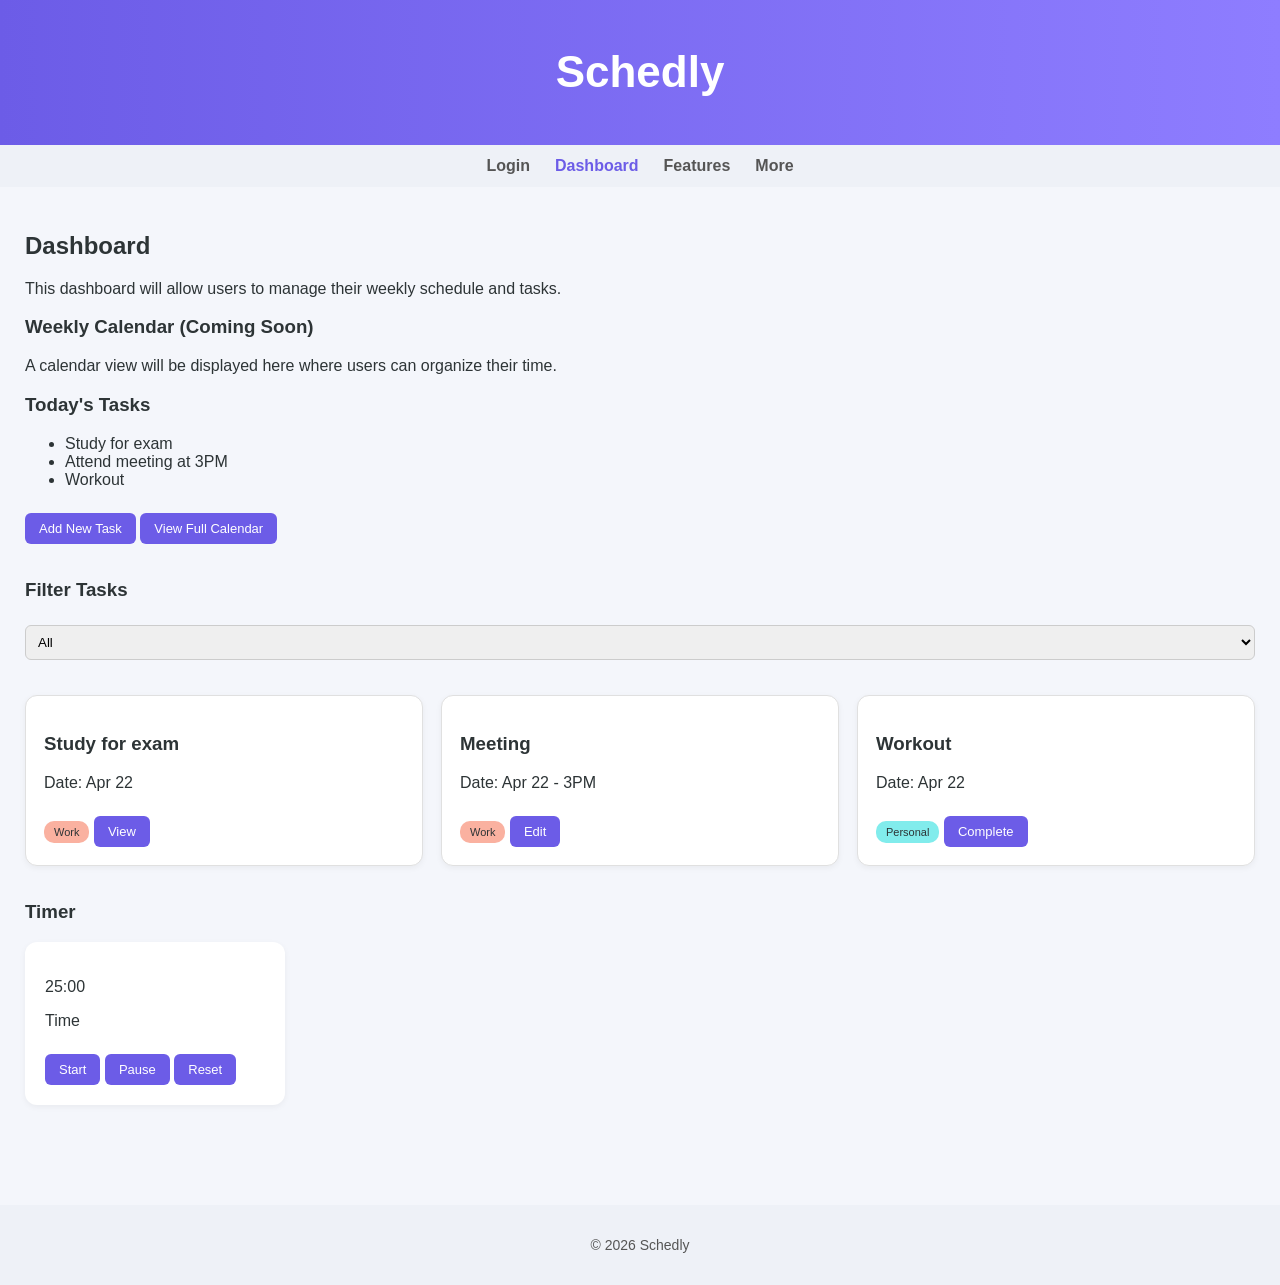
<file: index.html>
<!-- Zhu Zijie -->

<!DOCTYPE html>
<html lang="en">

<head>
    <meta charset="UTF-8">
    <title>Schedly - Dashboard</title>
    <link rel="stylesheet" href="css/styles.css">
</head>

<body>

    <!-- Header -->
    <header>
        <h1>Schedly</h1>
    </header>

    <!-- Navigation Bar -->
    <nav>
        <a href="final_login_page.html">Login</a>
        <a href="index.html" class="active">Dashboard</a>
        <a href="final_addtask_page.html">Features</a>
        <a href="final_more_page.html">More</a>
    </nav>

    <!-- Main Content -->
    <main>

        <!-- Original Dashboard Section -->
        <section>
            <h2>Dashboard</h2>
            <p>This dashboard will allow users to manage their weekly schedule and tasks.</p>

            <h3>Weekly Calendar (Coming Soon)</h3>
            <p>A calendar view will be displayed here where users can organize their time.</p>

            <h3>Today's Tasks</h3>
            <ul>
                <li>Study for exam</li>
                <li>Attend meeting at 3PM</li>
                <li>Workout</li>
            </ul>

            <button>Add New Task</button>
            <button>View Full Calendar</button>
        </section>

        <!-- ✅ REQUIRED: Filter -->
        <section>
            <h3>Filter Tasks</h3>
            <select>
                <option>All</option>
                <option>Work</option>
                <option>Personal</option>
            </select>
        </section>

        <!-- ✅ REQUIRED: Content Grid -->
        <section class="grid">

            <div class="card">
                <h3>Study for exam</h3>
                <p>Date: Apr 22</p>
                <span class="tag work">Work</span>
                <button>View</button>
            </div>

            <div class="card">
                <h3>Meeting</h3>
                <p>Date: Apr 22 - 3PM</p>
                <span class="tag work">Work</span>
                <button>Edit</button>
            </div>

            <div class="card">
                <h3>Workout</h3>
                <p>Date: Apr 22</p>
                <span class="tag personal">Personal</span>
                <button>Complete</button>
            </div>

        </section>

        <!-- Timer Section -->
        <section>
            <h3>Timer</h3>

            <div class="timer">
                <p class="time-display">25:00</p>
                <p>Time</p>

                <button>Start</button>
                <button>Pause</button>
                <button>Reset</button>
            </div>
        </section>

    </main>

    <!-- ✅ REQUIRED: Footer -->
    <footer>
        <p>© 2026 Schedly</p>
    </footer>

</body>

</html>
</file>
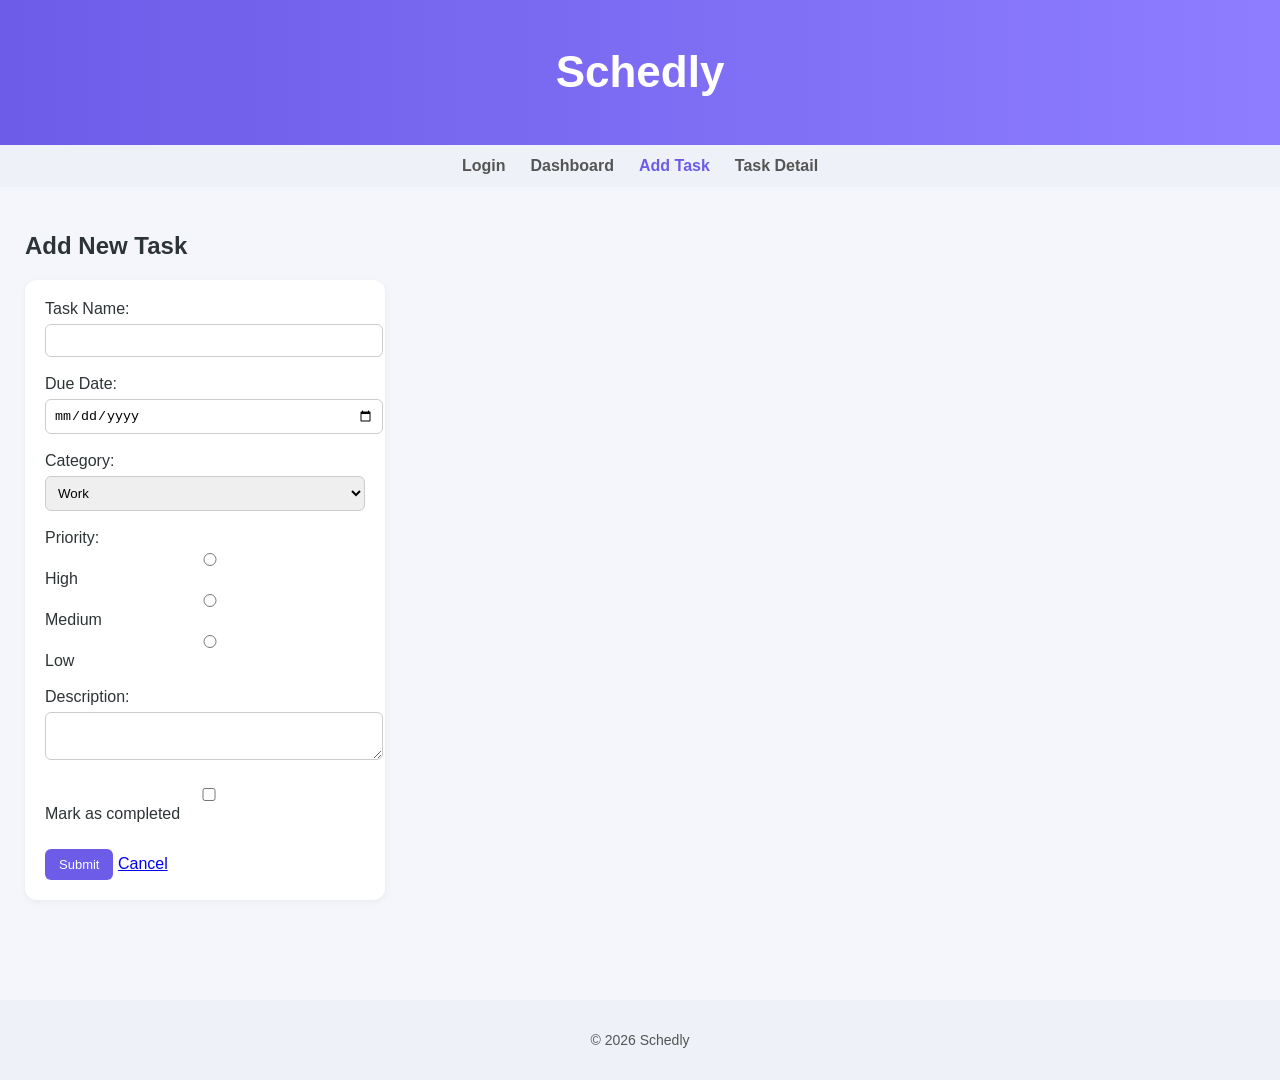
<file: final_addtask_page.html>
<!DOCTYPE html>
<html lang="en">

<head>
    <meta charset="UTF-8">
    <title>Schedly - Add Task</title>
    <link rel="stylesheet" href="css/styles.css">
</head>

<body>

    <!-- Header -->
    <header>
        <h1>Schedly</h1>
    </header>

    <!-- Navigation Bar -->
    <nav>
        <a href="final_login_page.html">Login</a>
        <a href="index.html">Dashboard</a>
        <a href="final_addtask_page.html" class="active">Add Task</a>
        <a href="final_taskdetail_page.html">Task Detail</a>
    </nav>

    <!-- Main Content -->
    <main>

        <section>
            <h2>Add New Task</h2>

            <!-- FORM START -->
            <form>

                <!-- Text Input -->
                <label for="taskName">Task Name:</label><br>
                <input type="text" id="taskName" name="taskName"><br><br>

                <!-- Date Input -->
                <label for="dueDate">Due Date:</label><br>
                <input type="date" id="dueDate" name="dueDate"><br><br>

                <!-- Dropdown -->
                <label for="category">Category:</label><br>
                <select id="category" name="category">
                    <option>Work</option>
                    <option>Personal</option>
                    <option>Other</option>
                </select><br><br>

                <!-- Radio Buttons -->
                <label>Priority:</label><br>
                <input type="radio" name="priority" value="High"> High<br>
                <input type="radio" name="priority" value="Medium"> Medium<br>
                <input type="radio" name="priority" value="Low"> Low<br><br>

                <!-- Textarea -->
                <label for="description">Description:</label><br>
                <textarea id="description" name="description"></textarea><br><br>

                <!-- Checkbox -->
                <input type="checkbox" id="complete" name="complete">
                <label for="complete">Mark as completed</label><br><br>

                <!-- Buttons -->
                <button type="submit">Submit</button>
                <a href="page-2.html">Cancel</a>

            </form>
            <!-- FORM END -->

        </section>

    </main>

    <!-- Footer -->
    <footer>
        <p>© 2026 Schedly</p>
    </footer>

</body>

</html>
</file>
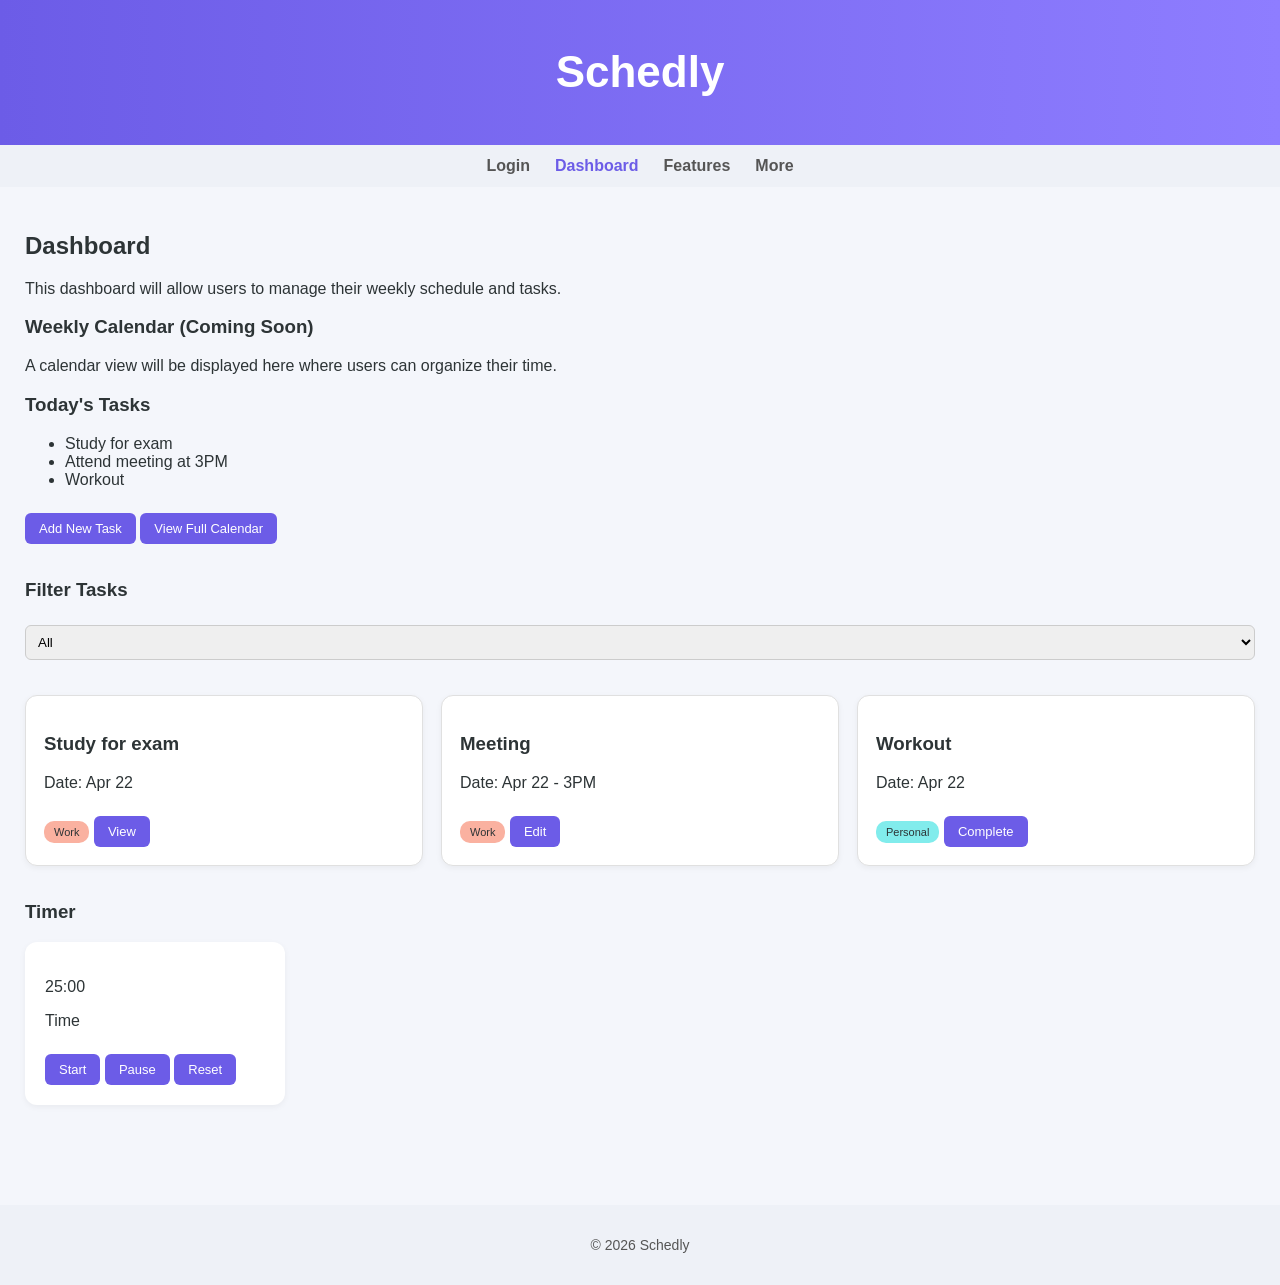
<file: final_dashboard_page.html>
<!-- Zhu Zijie -->

<!DOCTYPE html>
<html lang="en">

<head>
    <meta charset="UTF-8">
    <title>Schedly - Dashboard</title>
    <link rel="stylesheet" href="css/styles.css">
</head>

<body>

    <!-- Header -->
    <header>
        <h1>Schedly</h1>
    </header>

    <!-- Navigation Bar -->
    <nav>
        <a href="final_login_page.html">Login</a>
        <a href="final_dashboard_page.html" class="active">Dashboard</a>
        <a href="final_addtask_page.html">Features</a>
        <a href="final_more_page.html">More</a>
    </nav>

    <!-- Main Content -->
    <main>

        <!-- Original Dashboard Section -->
        <section>
            <h2>Dashboard</h2>
            <p>This dashboard will allow users to manage their weekly schedule and tasks.</p>

            <h3>Weekly Calendar (Coming Soon)</h3>
            <p>A calendar view will be displayed here where users can organize their time.</p>

            <h3>Today's Tasks</h3>
            <ul>
                <li>Study for exam</li>
                <li>Attend meeting at 3PM</li>
                <li>Workout</li>
            </ul>

            <button>Add New Task</button>
            <button>View Full Calendar</button>
        </section>

        <!-- ✅ REQUIRED: Filter -->
        <section>
            <h3>Filter Tasks</h3>
            <select>
                <option>All</option>
                <option>Work</option>
                <option>Personal</option>
            </select>
        </section>

        <!-- ✅ REQUIRED: Content Grid -->
        <section class="grid">

            <div class="card">
                <h3>Study for exam</h3>
                <p>Date: Apr 22</p>
                <span class="tag work">Work</span>
                <button>View</button>
            </div>

            <div class="card">
                <h3>Meeting</h3>
                <p>Date: Apr 22 - 3PM</p>
                <span class="tag work">Work</span>
                <button>Edit</button>
            </div>

            <div class="card">
                <h3>Workout</h3>
                <p>Date: Apr 22</p>
                <span class="tag personal">Personal</span>
                <button>Complete</button>
            </div>

        </section>

        <!-- Timer Section -->
        <section>
            <h3>Timer</h3>

            <div class="timer">
                <p class="time-display">25:00</p>
                <p>Time</p>

                <button>Start</button>
                <button>Pause</button>
                <button>Reset</button>
            </div>
        </section>

    </main>

    <!-- ✅ REQUIRED: Footer -->
    <footer>
        <p>© 2026 Schedly</p>
    </footer>

</body>

</html>
</file>
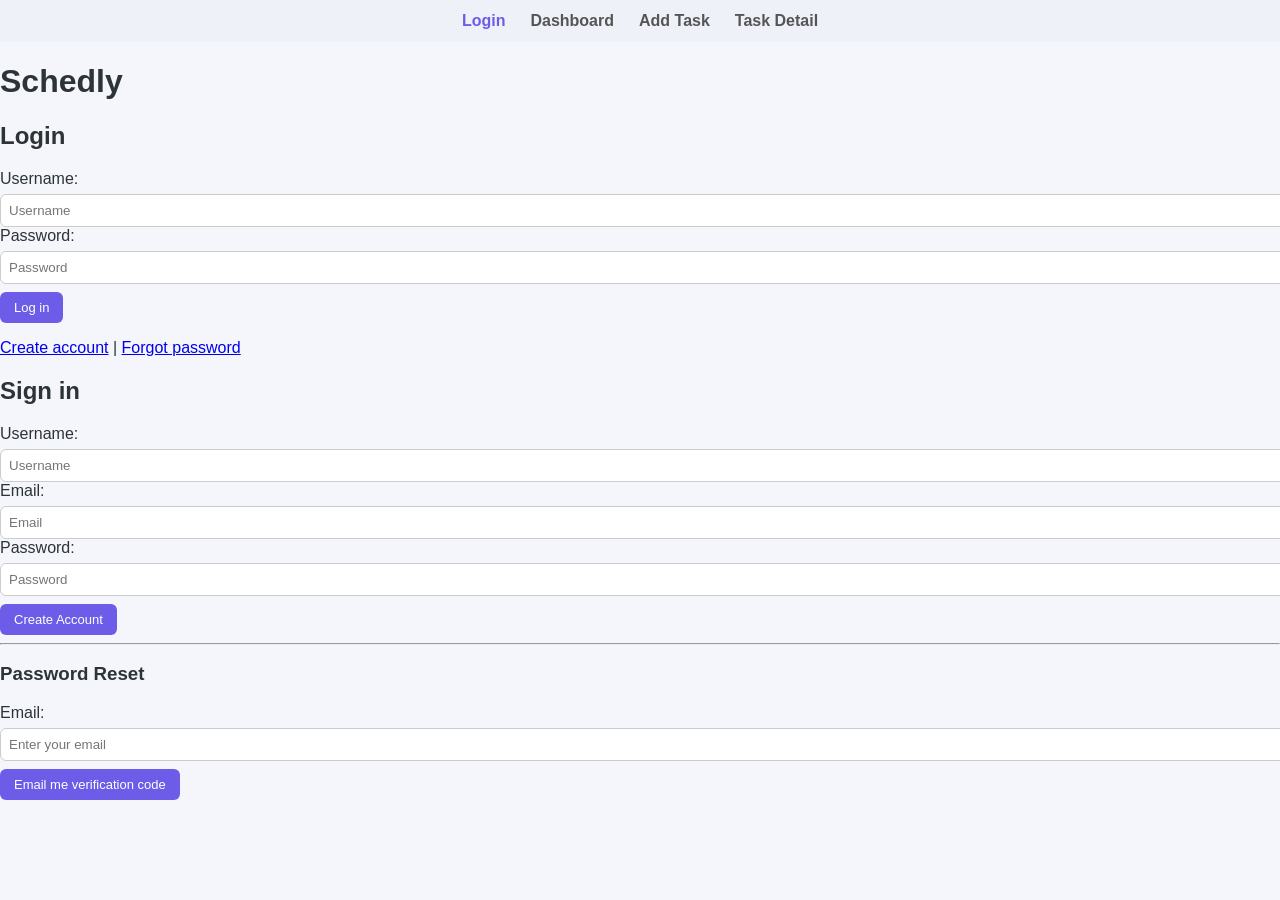
<file: final_login_page.html>
<!-- Refilwe Pitso -->

<!DOCTYPE html>
<html lang="en">

<head>
    <meta charset="UTF-8">
    <title>Schedly - Login</title>
    <link rel="stylesheet" href="css/styles.css">
</head>

<body>
    
    <!-- Navigation Bar -->
    <nav>
        <a href="final_login_page.html" class="active">Login</a>
        <a href="index.html">Dashboard</a>
        <a href="final_addtask_page.html">Add Task</a>
        <a href="final_taskdetail_page.html">Task Detail</a>
    </nav>

    <div class="container">

        <!-- LEFT: Login Section -->
        <div class="login-section">

            <h1>Schedly</h1>

            <h2>Login</h2>

            <label>Username:</label>
            <input type="text" placeholder="Username">

            <label>Password:</label>
            <input type="password" placeholder="Password">

            <button>Log in</button>

            <p>
                <a href="#">Create account</a> |
                <a href="#">Forgot password</a>
            </p>

        </div>

        <!-- RIGHT: Sign Up Section -->
        <div class="signup-section">

            <h2>Sign in</h2>

            <label>Username:</label>
            <input type="text" placeholder="Username">

            <label>Email:</label>
            <input type="email" placeholder="Email">

            <label>Password:</label>
            <input type="password" placeholder="Password">

            <button>Create Account</button>

            <hr>

            <!-- Password Reset -->
            <h3>Password Reset</h3>

            <label>Email:</label>
            <input type="email" placeholder="Enter your email">

            <button>Email me verification code</button>

        </div>

    </div>

</body>

</html>
</file>
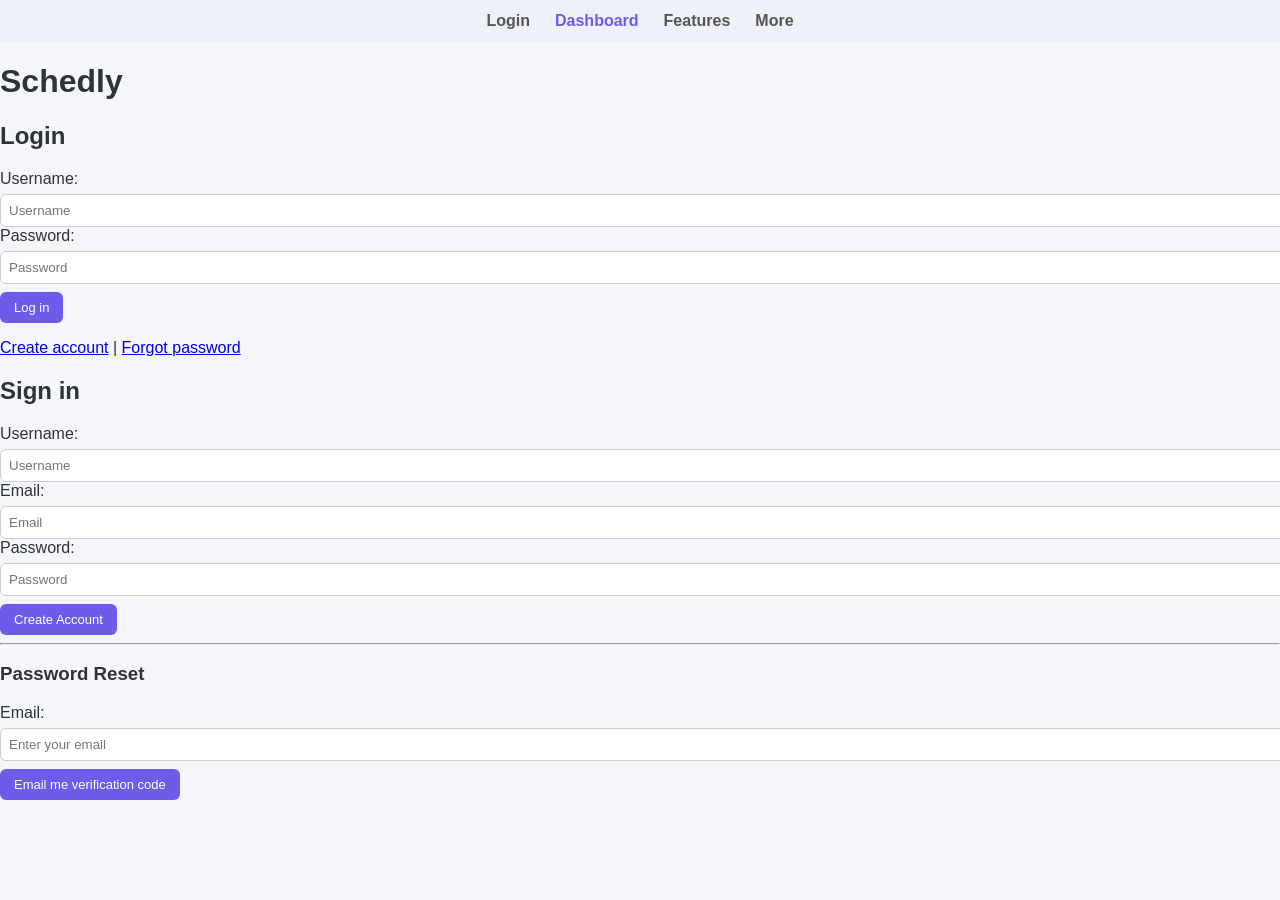
<file: Final_login_page.html>
<!-- Refilwe Pitso -->

<!DOCTYPE html>
<html lang="en">

<head>
    <meta charset="UTF-8">
    <title>Schedly - Login</title>
    <link rel="stylesheet" href="css/styles.css">
</head>

<body>
    
    <!-- Navigation Bar -->
    <nav>
        <a href="final_login_page.html">Login</a>
        <a href="final_dashboard_page.html" class="active">Dashboard</a>
        <a href="final_addtask_page.html">Features</a>
        <a href="final_more_page.html">More</a>
    </nav>

    <div class="container">

        <!-- LEFT: Login Section -->
        <div class="login-section">

            <h1>Schedly</h1>

            <h2>Login</h2>

            <label>Username:</label>
            <input type="text" placeholder="Username">

            <label>Password:</label>
            <input type="password" placeholder="Password">

            <button>Log in</button>

            <p>
                <a href="#">Create account</a> |
                <a href="#">Forgot password</a>
            </p>

        </div>

        <!-- RIGHT: Sign Up Section -->
        <div class="signup-section">

            <h2>Sign in</h2>

            <label>Username:</label>
            <input type="text" placeholder="Username">

            <label>Email:</label>
            <input type="email" placeholder="Email">

            <label>Password:</label>
            <input type="password" placeholder="Password">

            <button>Create Account</button>

            <hr>

            <!-- Password Reset -->
            <h3>Password Reset</h3>

            <label>Email:</label>
            <input type="email" placeholder="Enter your email">

            <button>Email me verification code</button>

        </div>

    </div>

</body>

</html>
</file>
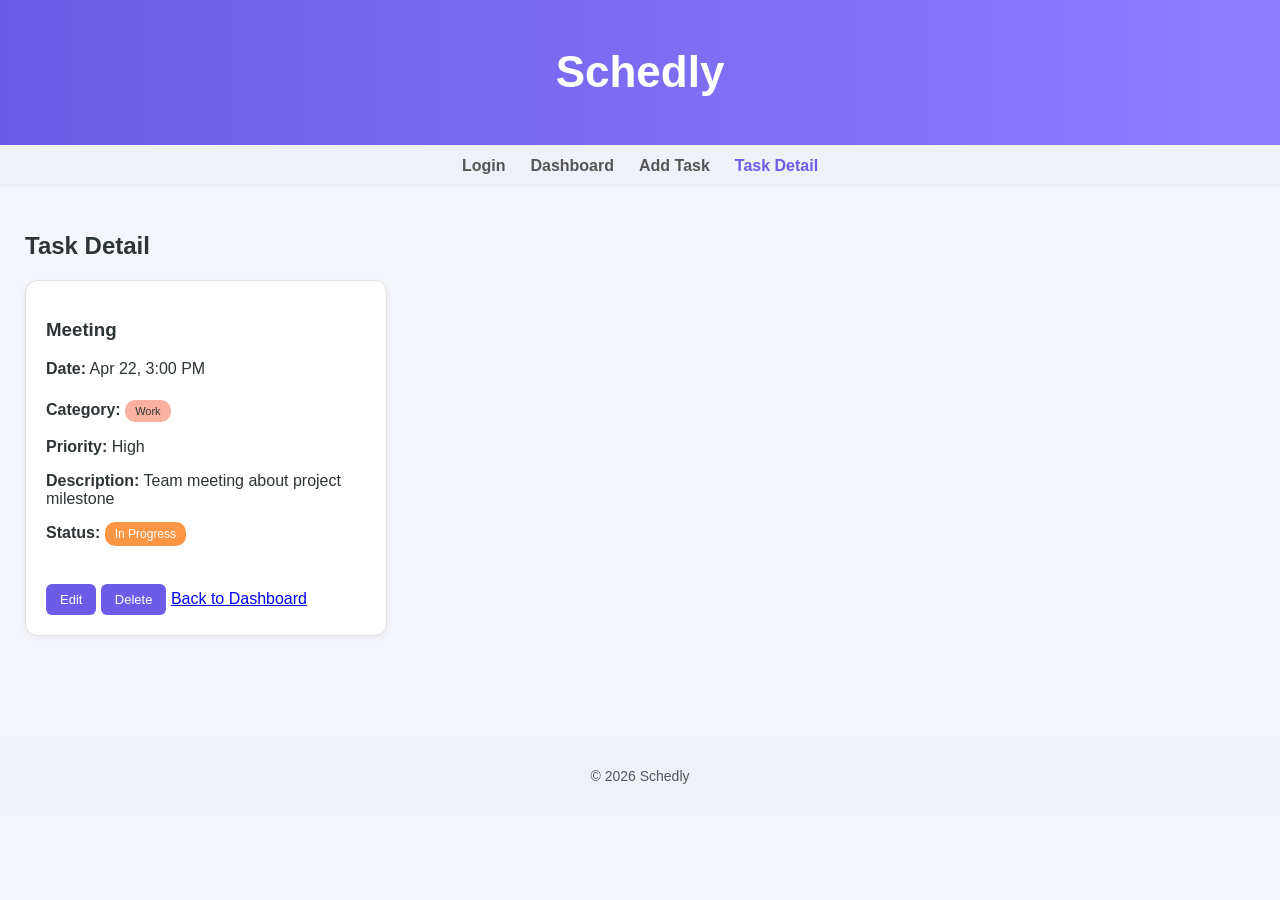
<file: final_tasjdetail_page.html>
<!DOCTYPE html>
<html lang="en">

<head>
    <meta charset="UTF-8">
    <title>Schedly - Task Detail</title>
    <link rel="stylesheet" href="css/styles.css">
</head>

<body>

    <!-- Header -->
    <header>
        <h1>Schedly</h1>
    </header>

    <!-- Navigation Bar -->
    <nav>
        <a href="final_login_page.html">Login</a>
        <a href="final_dashboard_page.html">Dashboard</a>
        <a href="final_addtask_page.html">Add Task</a>
        <a href="final_taskdetail_page.html" class="active">Task Detail</a>
    </nav>

    <!-- Main Content -->
    <main>

        <section>
            <h2>Task Detail</h2>

            <!-- FULL ITEM DISPLAY -->
            <div class="detail-card">
                <h3>Meeting</h3>

                <p><strong>Date:</strong> Apr 22, 3:00 PM</p>
                <p><strong>Category:</strong> <span class="tag work">Work</span></p>
                <p><strong>Priority:</strong> High</p>
                <p><strong>Description:</strong> Team meeting about project milestone</p>

                <!-- VISUAL ELEMENT -->
                <p><strong>Status:</strong> <span class="status-badge">In Progress</span></p>

                <!-- BUTTONS -->
                <br>
                <button>Edit</button>
                <button>Delete</button>
                <a href="page-2.html">Back to Dashboard</a>
            </div>

        </section>

    </main>

    <!-- Footer -->
    <footer>
        <p>© 2026 Schedly</p>
    </footer>

</body>

</html>
</file>
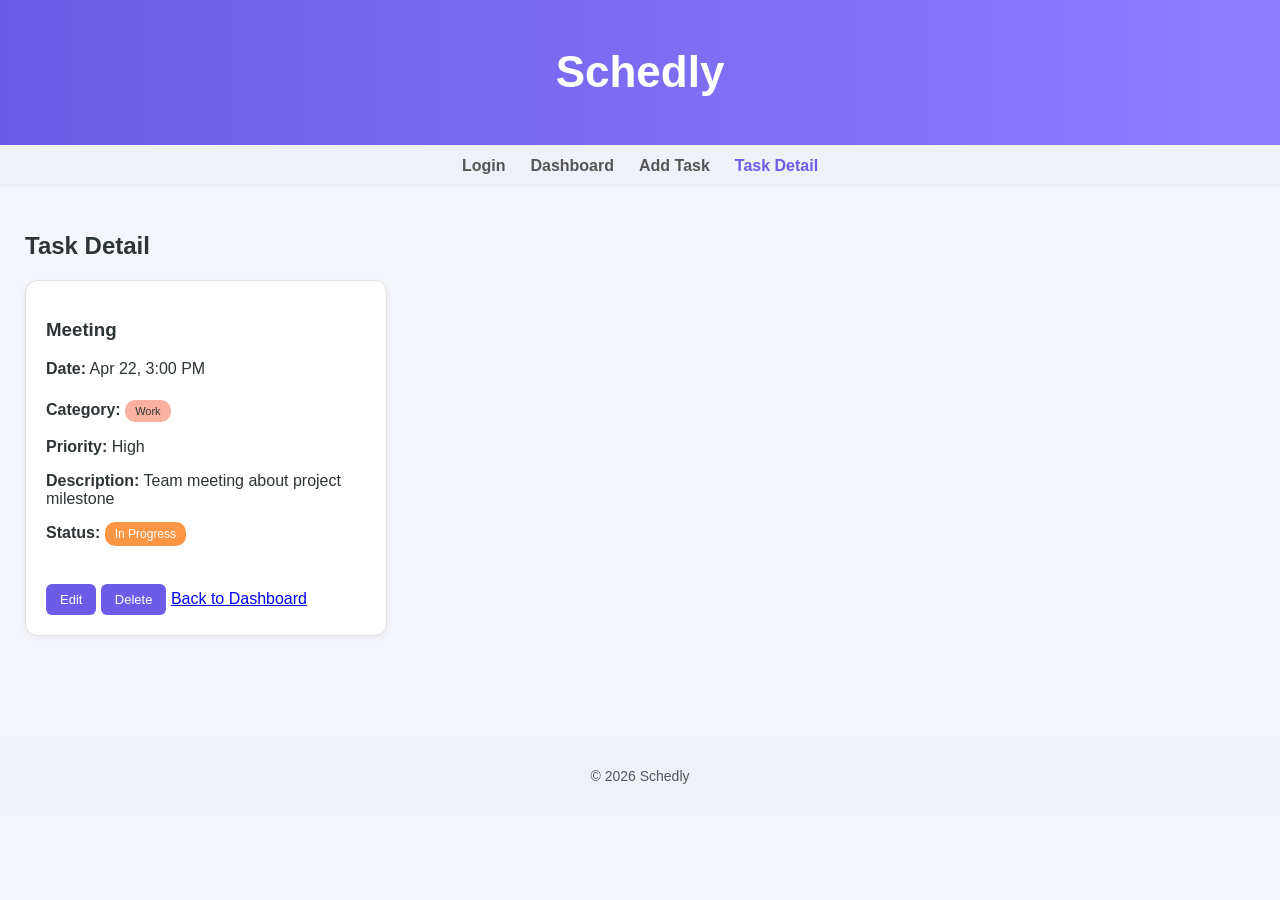
<file: final_taskdetail_page.html>
<!DOCTYPE html>
<html lang="en">

<head>
    <meta charset="UTF-8">
    <title>Schedly - Task Detail</title>
    <link rel="stylesheet" href="css/styles.css">
</head>

<body>

    <!-- Header -->
    <header>
        <h1>Schedly</h1>
    </header>

    <!-- Navigation Bar -->
    <nav>
        <a href="final_login_page.html">Login</a>
        <a href="index.html">Dashboard</a>
        <a href="final_addtask_page.html">Add Task</a>
        <a href="final_taskdetail_page.html" class="active">Task Detail</a>
    </nav>

    <!-- Main Content -->
    <main>

        <section>
            <h2>Task Detail</h2>

            <!-- FULL ITEM DISPLAY -->
            <div class="detail-card">
                <h3>Meeting</h3>

                <p><strong>Date:</strong> Apr 22, 3:00 PM</p>
                <p><strong>Category:</strong> <span class="tag work">Work</span></p>
                <p><strong>Priority:</strong> High</p>
                <p><strong>Description:</strong> Team meeting about project milestone</p>

                <!-- VISUAL ELEMENT -->
                <p><strong>Status:</strong> <span class="status-badge">In Progress</span></p>

                <!-- BUTTONS -->
                <br>
                <button>Edit</button>
                <button>Delete</button>
                <a href="page-2.html">Back to Dashboard</a>
            </div>

        </section>

    </main>

    <!-- Footer -->
    <footer>
        <p>© 2026 Schedly</p>
    </footer>

</body>

</html>
</file>
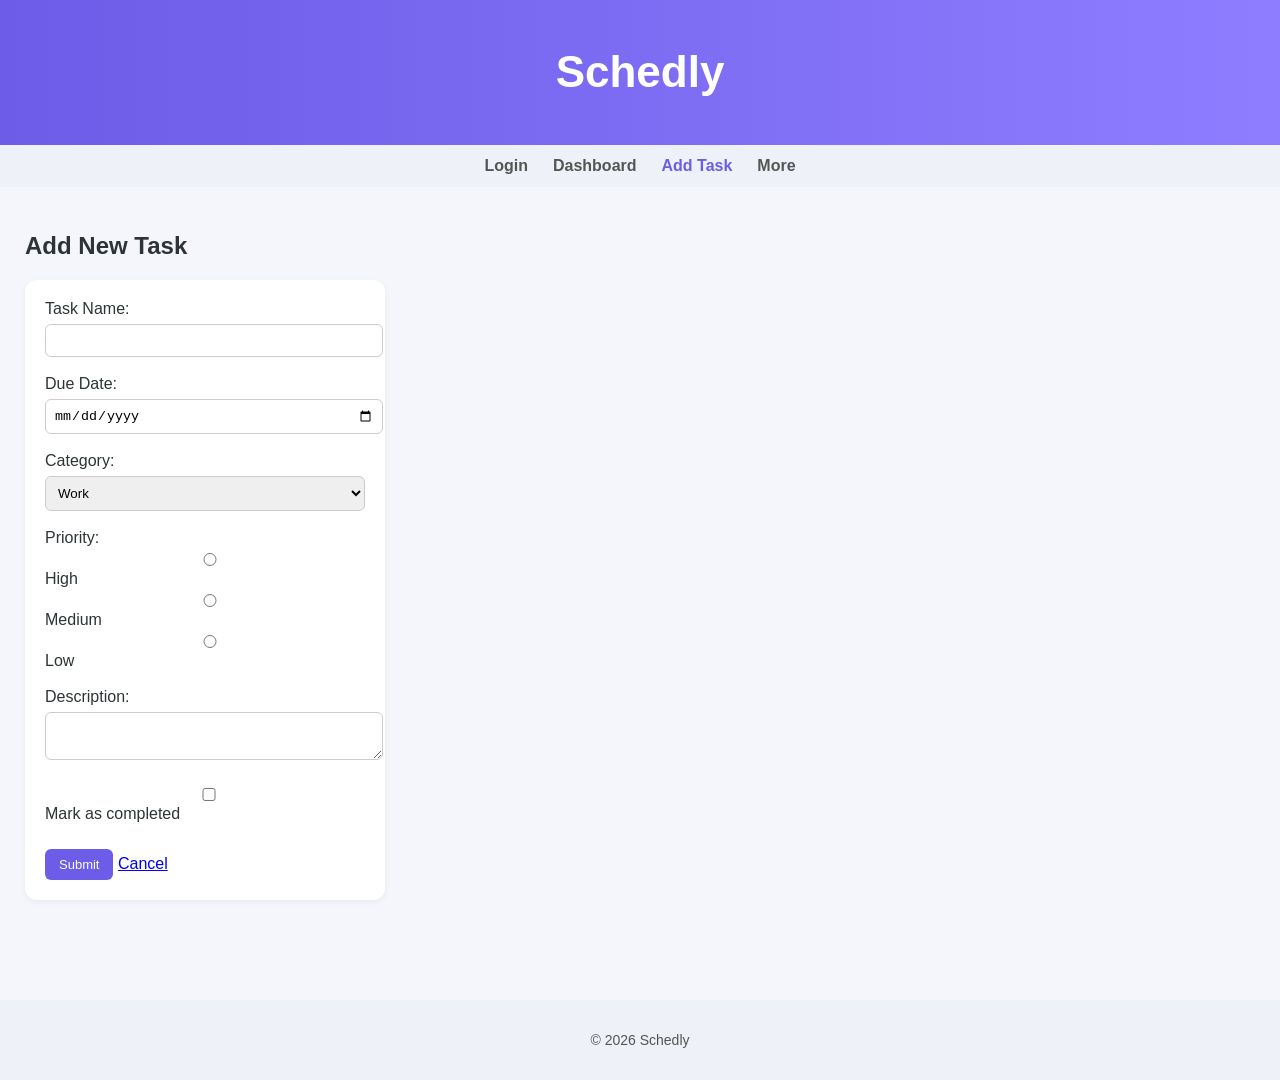
<file: page-3.html>
<!DOCTYPE html>
<html lang="en">

<head>
    <meta charset="UTF-8">
    <title>Schedly - Add Task</title>
    <link rel="stylesheet" href="css/styles.css">
</head>

<body>

    <!-- Header -->
    <header>
        <h1>Schedly</h1>
    </header>

    <!-- Navigation -->
    <nav>
        <a href="index.html">Login</a>
        <a href="page-2.html">Dashboard</a>
        <a href="page-3.html" class="active">Add Task</a>
        <a href="page-4.html">More</a>
    </nav>

    <!-- Main Content -->
    <main>

        <section>
            <h2>Add New Task</h2>

            <!-- FORM START -->
            <form>

                <!-- Text Input -->
                <label for="taskName">Task Name:</label><br>
                <input type="text" id="taskName" name="taskName"><br><br>

                <!-- Date Input -->
                <label for="dueDate">Due Date:</label><br>
                <input type="date" id="dueDate" name="dueDate"><br><br>

                <!-- Dropdown -->
                <label for="category">Category:</label><br>
                <select id="category" name="category">
                    <option>Work</option>
                    <option>Personal</option>
                    <option>Other</option>
                </select><br><br>

                <!-- Radio Buttons -->
                <label>Priority:</label><br>
                <input type="radio" name="priority" value="High"> High<br>
                <input type="radio" name="priority" value="Medium"> Medium<br>
                <input type="radio" name="priority" value="Low"> Low<br><br>

                <!-- Textarea -->
                <label for="description">Description:</label><br>
                <textarea id="description" name="description"></textarea><br><br>

                <!-- Checkbox -->
                <input type="checkbox" id="complete" name="complete">
                <label for="complete">Mark as completed</label><br><br>

                <!-- Buttons -->
                <button type="submit">Submit</button>
                <a href="page-2.html">Cancel</a>

            </form>
            <!-- FORM END -->

        </section>

    </main>

    <!-- Footer -->
    <footer>
        <p>© 2026 Schedly</p>
    </footer>

</body>

</html>
</file>
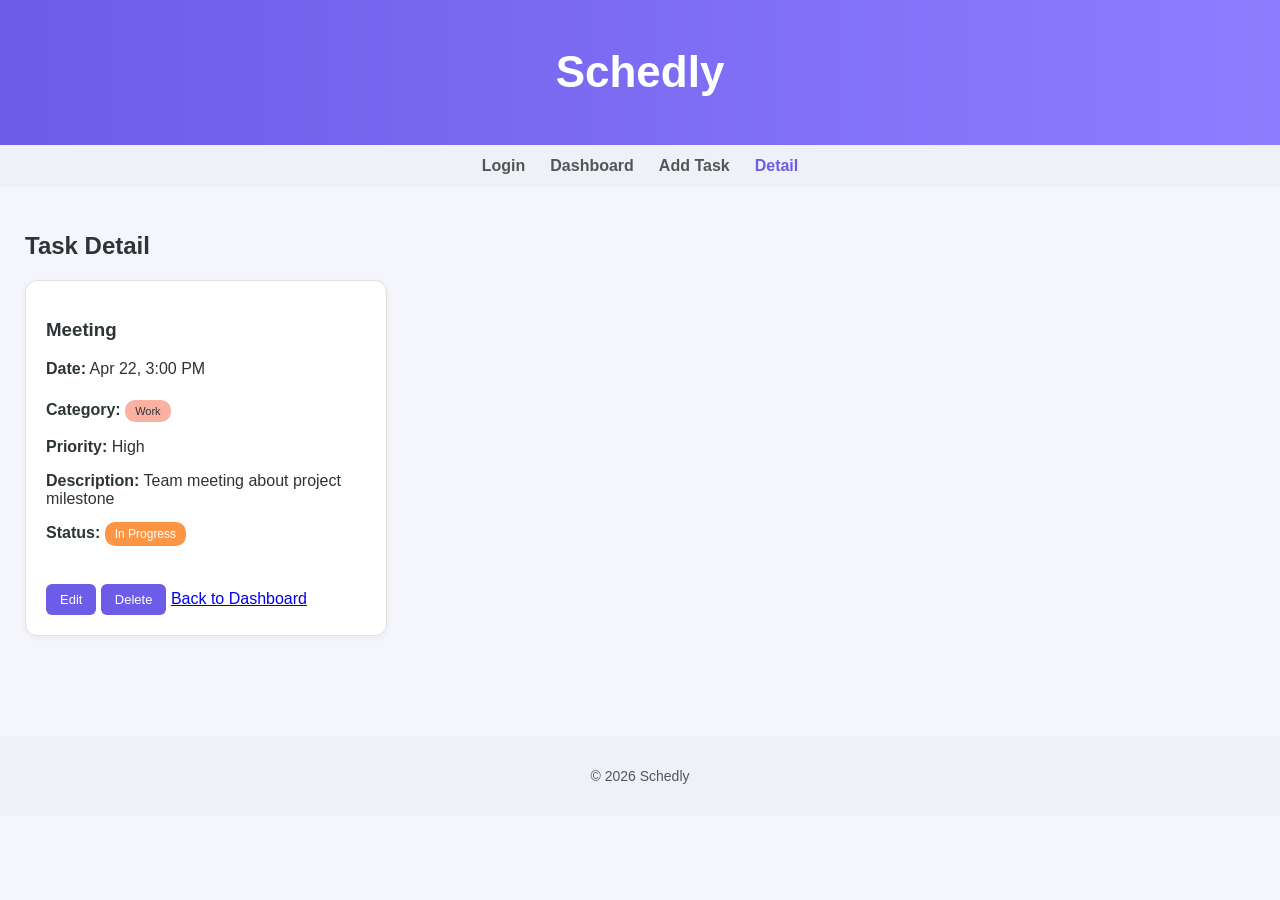
<file: page-4.html>
<!DOCTYPE html>
<html lang="en">

<head>
    <meta charset="UTF-8">
    <title>Schedly - Task Detail</title>
    <link rel="stylesheet" href="css/styles.css">
</head>

<body>

    <!-- Header -->
    <header>
        <h1>Schedly</h1>
    </header>

    <!-- Navigation -->
    <nav>
        <a href="index.html">Login</a>
        <a href="page-2.html">Dashboard</a>
        <a href="page-3.html">Add Task</a>
        <a href="page-4.html" class="active">Detail</a>
    </nav>

    <!-- Main Content -->
    <main>

        <section>
            <h2>Task Detail</h2>

            <!-- FULL ITEM DISPLAY -->
            <div class="detail-card">
                <h3>Meeting</h3>

                <p><strong>Date:</strong> Apr 22, 3:00 PM</p>
                <p><strong>Category:</strong> <span class="tag work">Work</span></p>
                <p><strong>Priority:</strong> High</p>
                <p><strong>Description:</strong> Team meeting about project milestone</p>

                <!-- VISUAL ELEMENT -->
                <p><strong>Status:</strong> <span class="status-badge">In Progress</span></p>

                <!-- BUTTONS -->
                <br>
                <button>Edit</button>
                <button>Delete</button>
                <a href="page-2.html">Back to Dashboard</a>
            </div>

        </section>

    </main>

    <!-- Footer -->
    <footer>
        <p>© 2026 Schedly</p>
    </footer>

</body>

</html>
</file>
<file: css/styles.css>
body {
    margin: 0;
    font-family: Arial, sans-serif;
    background-color: #f4f6fb;
    color: #2d3436;
}

/* HEADER */
header {
    background: linear-gradient(to right, #6c5ce7, #8e7dff);
    color: white;
    padding: 18px;
    text-align: center;
    font-size: 22px;
    font-weight: bold;
}

/* NAV */
nav {
    display: flex;
    justify-content: center;
    gap: 25px;
    background-color: #eef1f7;
    padding: 12px;
}

nav a {
    text-decoration: none;
    color: #555;
    font-weight: 600;
    transition: 0.2s;
}

nav a:hover {
    color: #6c5ce7;
}

nav a.active {
    color: #6c5ce7;
}

/* MAIN */
main {
    padding: 25px;
}

/* SECTION */
section {
    margin-bottom: 35px;
}

/* BUTTON */
button {
    padding: 8px 14px;
    margin-top: 8px;
    border: none;
    border-radius: 6px;
    background-color: #6c5ce7;
    color: white;
    cursor: pointer;
    font-size: 13px;
    transition: 0.2s;
}

button:hover {
    background-color: #5848c2;
}

/* SELECT */
select {
    padding: 6px;
    margin-top: 10px;
    border-radius: 5px;
    border: 1px solid #ccc;
}

/* GRID */
.grid {
    display: grid;
    grid-template-columns: repeat(3, 1fr);
    gap: 18px;
}

/* CARD */
.card {
    background-color: white;
    padding: 18px;
    border-radius: 12px;
    border: 1px solid #e0e0e0;
    box-shadow: 0 2px 6px rgba(0,0,0,0.05);
    transition: 0.2s;
}

.card:hover {
    transform: translateY(-3px);
}

/* TAG */
.tag {
    display: inline-block;
    padding: 5px 10px;
    border-radius: 10px;
    font-size: 11px;
    margin-top: 6px;
}

/* TAG COLORS */
.work {
    background-color: #fab1a0;
}

.personal {
    background-color: #81ecec;
}

.other {
    background-color: #ffeaa7;
}

/* FORM */
form {
    background-color: white;
    padding: 20px;
    border-radius: 12px;
    width: 320px;
    box-shadow: 0 2px 6px rgba(0,0,0,0.05);
}

input, select, textarea {
    width: 100%;
    padding: 8px;
    margin-top: 6px;
    border-radius: 6px;
    border: 1px solid #ccc;
}

/* FOCUS */
input:focus, textarea:focus, select:focus {
    border: 2px solid #6c5ce7;
    outline: none;
}

/* DETAIL */
.detail-card {
    background-color: white;
    padding: 20px;
    border-radius: 12px;
    border: 1px solid #e0e0e0;
    width: 320px;
    box-shadow: 0 2px 6px rgba(0,0,0,0.05);
}

/* STATUS */
.status-badge {
    background-color: #fd9644;
    padding: 5px 10px;
    border-radius: 10px;
    color: white;
    font-size: 12px;
}

/* TIMER */
.timer {
    background-color: white;
    padding: 20px;
    border-radius: 12px;
    width: 220px;
    box-shadow: 0 2px 6px rgba(0,0,0,0.05);
}

/* FOOTER */
footer {
    text-align: center;
    padding: 18px;
    background-color: #eef1f7;
    margin-top: 40px;
    font-size: 14px;
    color: #555;
}
</file>
